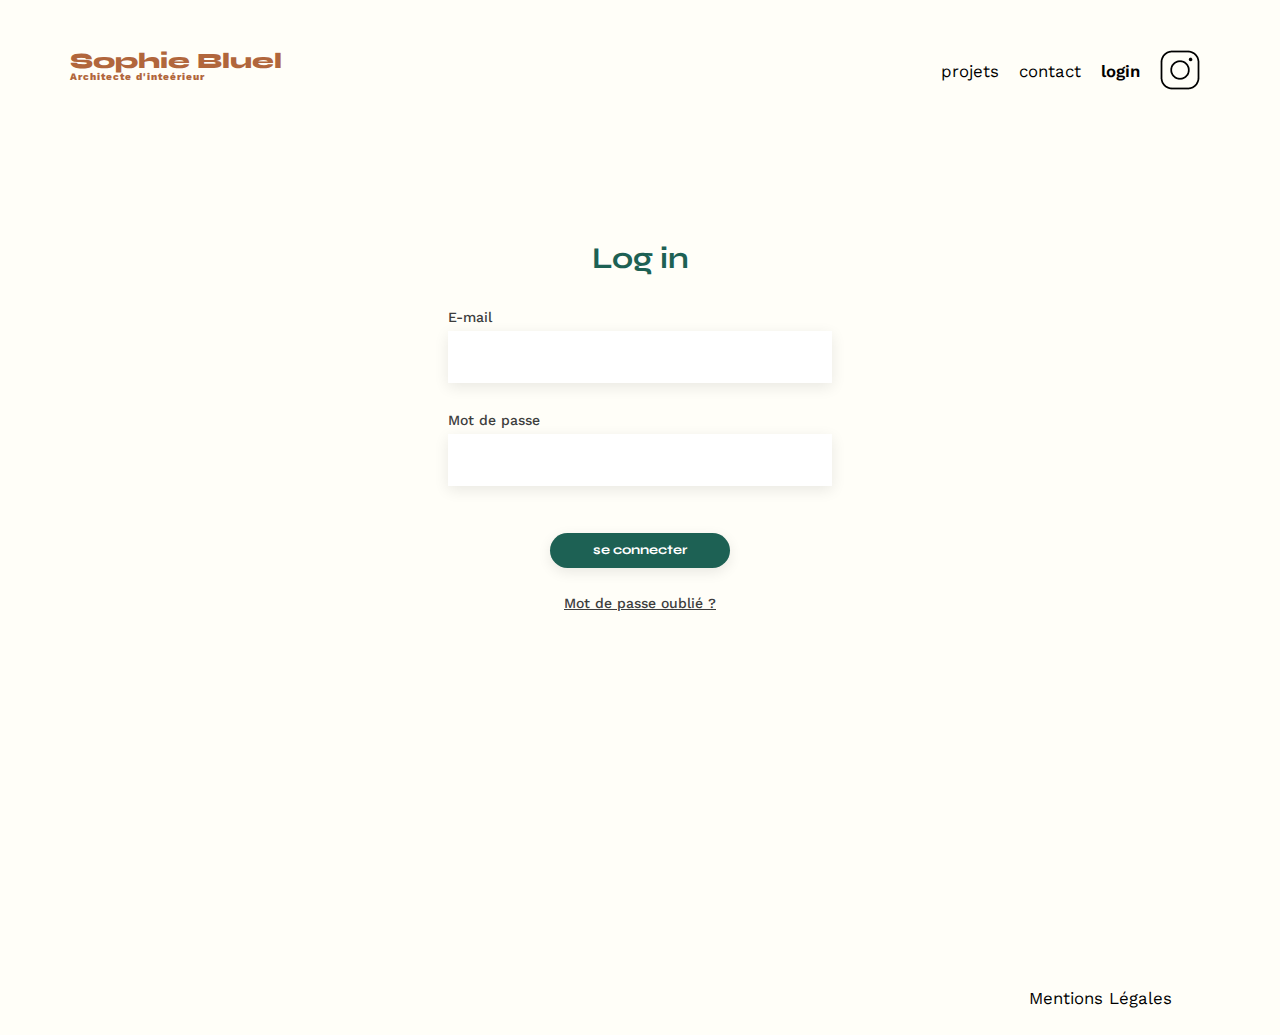
<file: FrontEnd/login.html>
<!DOCTYPE html>
<html lang="en">

<head>
    <meta charset="UTF-8">
    <title>Se connecter - Sophie Bluel</title>
    <meta name="viewport" content="width=device-width, initial-scale=1.0">
    <link rel="preconnect" href="https://fonts.googleapis.com">
    <link rel="preconnect" href="https://fonts.gstatic.com" crossorigin>
    <link href="https://fonts.googleapis.com/css2?family=Syne:wght@700;800&family=Work+Sans&display=swap"
        rel="stylesheet">
    <link rel="preconnect" href="https://fonts.googleapis.com">
    <link rel="preconnect" href="https://fonts.gstatic.com" crossorigin>
    <link href="https://fonts.googleapis.com/css2?family=Work+Sans:wght@500&display=swap" rel="stylesheet">
    <meta name="description" content="">
    <link rel="stylesheet" href="./assets/style.css">
</head>

<body>
    <header>
        <h1>Sophie Bluel <span>Architecte d'inteérieur</span></h1>
        <nav>
            <ul>
                <li>projets</li>
                <li>contact</li>
                <li><a href="./login.html" class="pagelogin">login</a></li>
                <li><img src="./assets/icons/instagram.png" alt="Instagram"></li>
            </ul>
        </nav>
    </header>

    <main>
        <h2 class="title_log_in">Log in</h2>
        <div class="formulaire">
            <form class="connexion">
                <label for="email">E-mail</label>
                <input type="email" name="email" id="email">
                <label for="password">Mot de passe</label>
                <input type="password" name="password" id="password">
                <p class="error"></p>
                <input type="submit" class="submit" value="se connecter">
                <a href="" class="password_forgotten">Mot de passe oublié ?</a>
            </form>
        </div>

    </main>

    <footer>
        <nav>
            <ul>
                <li>Mentions Légales</li>
            </ul>
        </nav>
    </footer>
    <script src="./assets/login.js"></script>
</body>

</html>
</file>
<file: FrontEnd/assets/style.css>
/* http://meyerweb.com/eric/tools/css/reset/
   v2.0 | 20110126
   License: none (public domain)
*/

html,
body,
div,
span,
applet,
object,
iframe,
h1,
h2,
h3,
h4,
h5,
h6,
p,
blockquote,
pre,
a,
abbr,
acronym,
address,
big,
cite,
code,
del,
dfn,
em,
img,
ins,
kbd,
q,
s,
samp,
small,
strike,
strong,
sub,
sup,
tt,
var,
b,
u,
i,
center,
dl,
dt,
dd,
ol,
ul,
li,
fieldset,
form,
label,
legend,
table,
caption,
tbody,
tfoot,
thead,
tr,
th,
td,
article,
aside,
canvas,
details,
embed,
figure,
figcaption,
footer,
header,
hgroup,
menu,
nav,
output,
ruby,
section,
summary,
time,
mark,
audio,
video {
  margin: 0;
  padding: 0;
  border: 0;
  font-size: 100%;
  font: inherit;
  vertical-align: baseline;
}
/* HTML5 display-role reset for older browsers */
article,
aside,
details,
figcaption,
figure,
footer,
header,
hgroup,
menu,
nav,
section {
  display: block;
}
body {
  line-height: 1;
}
ol,
ul {
  list-style: none;
}
blockquote,
q {
  quotes: none;
}
blockquote:before,
blockquote:after,
q:before,
q:after {
  content: "";
  content: none;
}
table {
  border-collapse: collapse;
  border-spacing: 0;
}
/** end reset css**/
body {
  max-width: 1140px;
  margin: auto;
  font-family: "Work Sans";
  font-size: 14px;
  background: #fffef8;
}
header {
  display: flex;
  justify-content: space-between;
  margin: 50px 0;
}
section {
  margin: 50px 0;
}

h1 {
  display: flex;
  flex-direction: column;
  font-family: "Syne";
  font-size: 22px;
  font-weight: 800;
  color: #b1663c;
}

h1 > span {
  font-family: "Work Sans";
  font-size: 10px;
  letter-spacing: 0.1em;
}

h2 {
  font-family: "Syne";
  font-weight: 700;
  font-size: 30px;
  color: #1d6154;
}
nav ul {
  display: flex;
  align-items: center;
  list-style-type: none;
}
nav li {
  padding: 0 10px;
  font-size: 1.2em;
}

li:hover {
  color: #b1663c;
}

.formulaire {
  display: flex;
  justify-content: center;
  margin-bottom: 380px;
  margin-top: 37px;
}

.login {
  text-decoration: none;
  color: #000;
}

.pagelogin {
  text-decoration: none;
  color: #000;
  font-weight: 600;
}

.title_log_in {
  text-align: center;
  margin-top: 150px;
}

.connexion {
  display: flex;
  flex-direction: column;
  margin: 0 auto;
}

.connexion label {
  font-family: "Work Sans";
  color: #3d3d3d;
  font-weight: 500;
}

.connexion input {
  width: 380px;
  height: 50px;
  margin-top: 7px;
  margin-bottom: 30px;
  border: none;
  box-shadow: 0px 4px 14px rgba(0, 0, 0, 0.09);
}

.connexion .submit {
  width: 180px;
  height: 35px;
  background: #1d6154;
  color: #fff;
  border-radius: 60px;
  border: none;
  font-family: "Syne", sans-serif;
  font-weight: 700;
  margin-top: 7px;
  margin-bottom: 28px;
  cursor: pointer;
  margin-left: auto;
  margin-right: auto;
}

.error {
  margin: 5px 0;
  color: red;
  font-family: "Work Sans";
  font-weight: 500;
  font-style: italic;
}

.password_forgotten {
  font-family: "Work Sans";
  font-weight: 500;
  color: #3d3d3d;
  text-align: center;
}

#introduction {
  display: flex;
  align-items: center;
}
#introduction figure {
  flex: 1;
}
#introduction img {
  display: block;
  margin: auto;
  width: 80%;
}
#introduction article {
  flex: 1;
}
#introduction h2 {
  margin-bottom: 1em;
}

#introduction p {
  margin-bottom: 0.5em;
}

#portfolio h2 {
  text-align: center;
  margin-bottom: 1em;
  margin-top: 140px;
}

.filter {
  display: flex;
  justify-content: center;
  gap: 10px;
  align-items: center;
  margin: 50px 0;
}

.button {
  display: flex;
  align-items: center;
  border: 1px #1d6154 solid;
  border-radius: 60px;
  color: #1d6154;
  background: #fff;
  height: 28px;
  font-family: "Syne", sans-serif;
  font-weight: 700;
  font-size: 16px;
  text-align: center;
  padding: 3px 20px;
  cursor: pointer;
}

.selected {
  background: #1d6154;
  color: #fff;
}

.gallery {
  width: 100%;
  display: grid;
  grid-template-columns: 1fr 1fr 1fr;
  grid-column-gap: 20px;
  grid-row-gap: 20px;
}

.gallery img {
  width: 100%;
}
#contact {
  width: 50%;
  margin: auto;
}
#contact > * {
  text-align: center;
}
#contact h2 {
  margin-bottom: 20px;
}
#contact form {
  text-align: left;
  margin-top: 30px;
  display: flex;
  flex-direction: column;
}

#contact input {
  height: 50px;
  font-size: 1.2em;
  border: none;
  box-shadow: 0px 4px 14px rgba(0, 0, 0, 0.09);
}
#contact label {
  margin: 2em 0 1em 0;
}
#contact textarea {
  border: none;
  box-shadow: 0px 4px 14px rgba(0, 0, 0, 0.09);
}

input[type="submit"] {
  font-family: "Syne";
  font-weight: 700;
  color: white;
  background-color: #1d6154;
  margin: 2em auto;
  width: 180px;
  text-align: center;
  border-radius: 60px;
}

footer nav ul {
  display: flex;
  justify-content: flex-end;
  margin: 2em;
}
</file>
